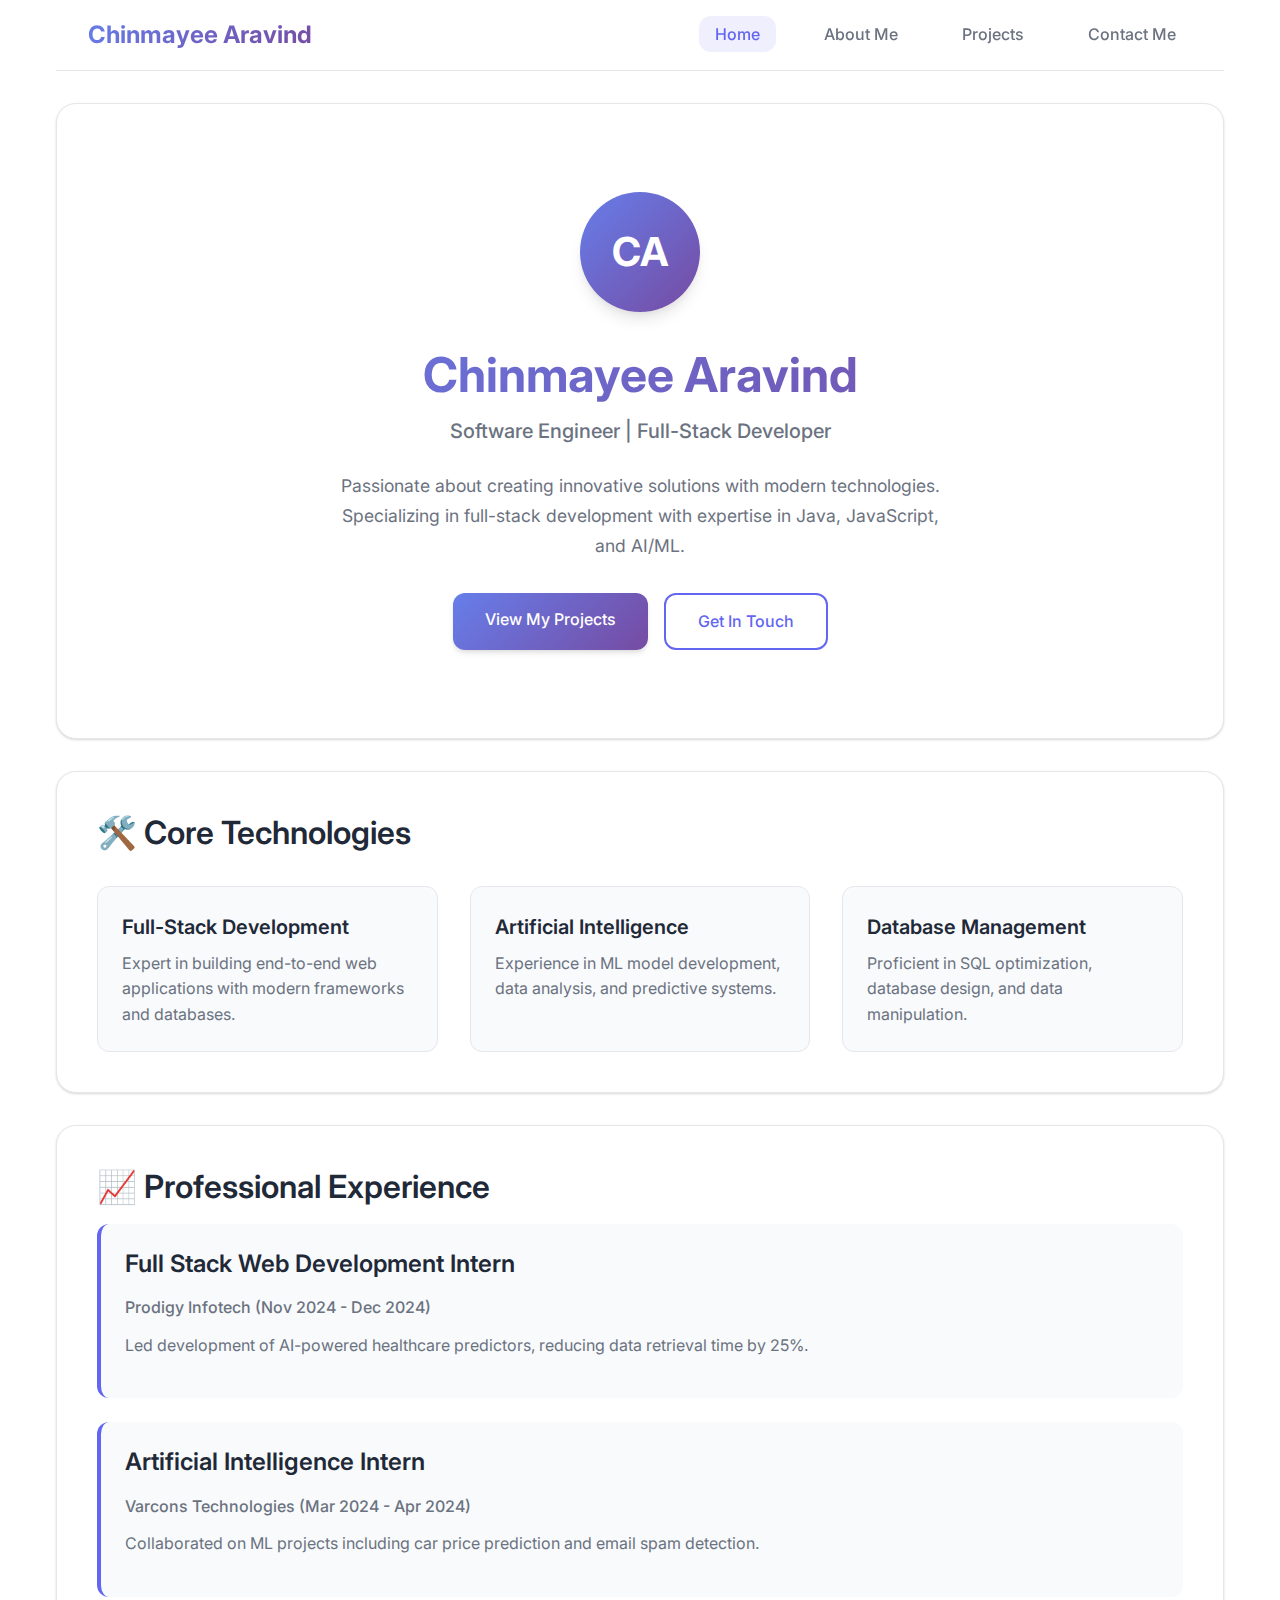
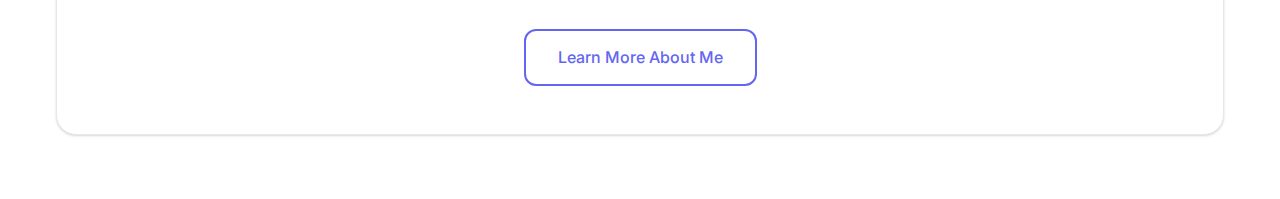
<file: index.html>
<!DOCTYPE html>
<html lang="en">
<head>
    <meta charset="UTF-8">
    <meta name="viewport" content="width=device-width, initial-scale=1.0">
    <title>Chinmayee Aravind - Home</title>
    <link rel="stylesheet" href="styles.css">
</head>
<body>
    <div class="container">
        <!-- Navigation -->
        <nav class="navbar">
            <div class="nav-content">
                <a href="index.html" class="logo">Chinmayee Aravind</a>
                <ul class="nav-links">
                    <li><a href="index.html" class="active">Home</a></li>
                    <li><a href="about.html">About Me</a></li>
                    <li><a href="projects.html">Projects</a></li>
                    <li><a href="contact.html">Contact Me</a></li>
                </ul>
            </div>
        </nav>

        <!-- Home Page -->
        <div class="page">
            <div class="card">
                <div class="hero">
                    <div class="profile-img">CA</div>
                    <h1 class="hero-title">Chinmayee Aravind</h1>
                    <p class="hero-subtitle">Software Engineer | Full-Stack Developer</p>
                    <p class="hero-description">
                        Passionate about creating innovative solutions with modern technologies. 
                        Specializing in full-stack development with expertise in Java, JavaScript, and AI/ML.
                    </p>
                    <div class="cta-buttons">
                        <a href="projects.html" class="btn btn-primary">View My Projects</a>
                        <a href="contact.html" class="btn btn-secondary">Get In Touch</a>
                    </div>
                </div>
            </div>

            <div class="card">
                <h2>🛠️ Core Technologies</h2>
                <div class="skills-grid">
                    <div class="skill-item">
                        <div class="skill-title">Full-Stack Development</div>
                        <div class="skill-desc">
                            Expert in building end-to-end web applications with modern frameworks and databases.
                        </div>
                    </div>
                    <div class="skill-item">
                        <div class="skill-title">Artificial Intelligence</div>
                        <div class="skill-desc">
                            Experience in ML model development, data analysis, and predictive systems.
                        </div>
                    </div>
                    <div class="skill-item">
                        <div class="skill-title">Database Management</div>
                        <div class="skill-desc">
                            Proficient in SQL optimization, database design, and data manipulation.
                        </div>
                    </div>
                </div>
            </div>

            <div class="card">
                <h2>📈 Professional Experience</h2>
                <div class="experience-preview">
                    <div class="experience-item">
                        <h3>Full Stack Web Development Intern</h3>
                        <p class="company">Prodigy Infotech (Nov 2024 - Dec 2024)</p>
                        <p>Led development of AI-powered healthcare predictors, reducing data retrieval time by 25%.</p>
                    </div>
                    <div class="experience-item">
                        <h3>Artificial Intelligence Intern</h3>
                        <p class="company">Varcons Technologies (Mar 2024 - Apr 2024)</p>
                        <p>Collaborated on ML projects including car price prediction and email spam detection.</p>
                    </div>
                </div>
                <div class="text-center">
                    <a href="about.html" class="btn btn-secondary">Learn More About Me</a>
                </div>
            </div>
        </div>
    </div>
</body>
</html>
</file>
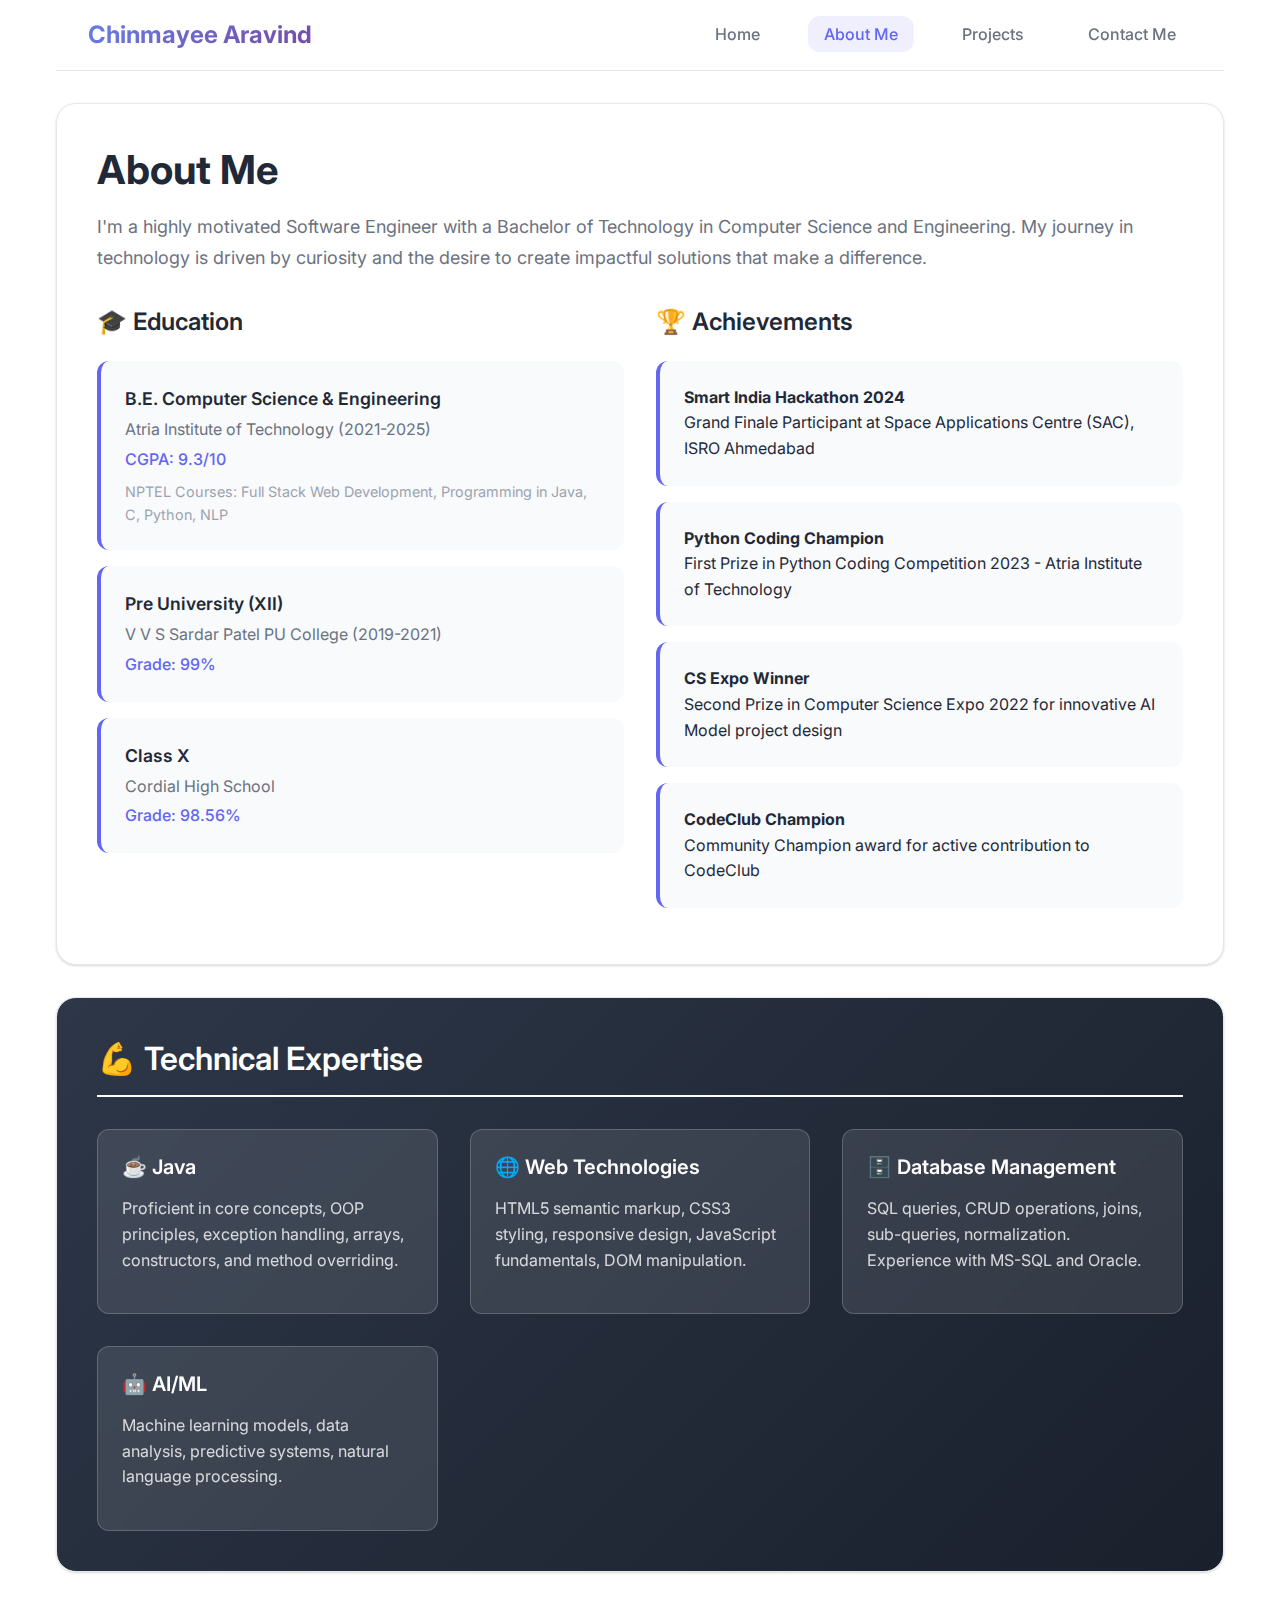
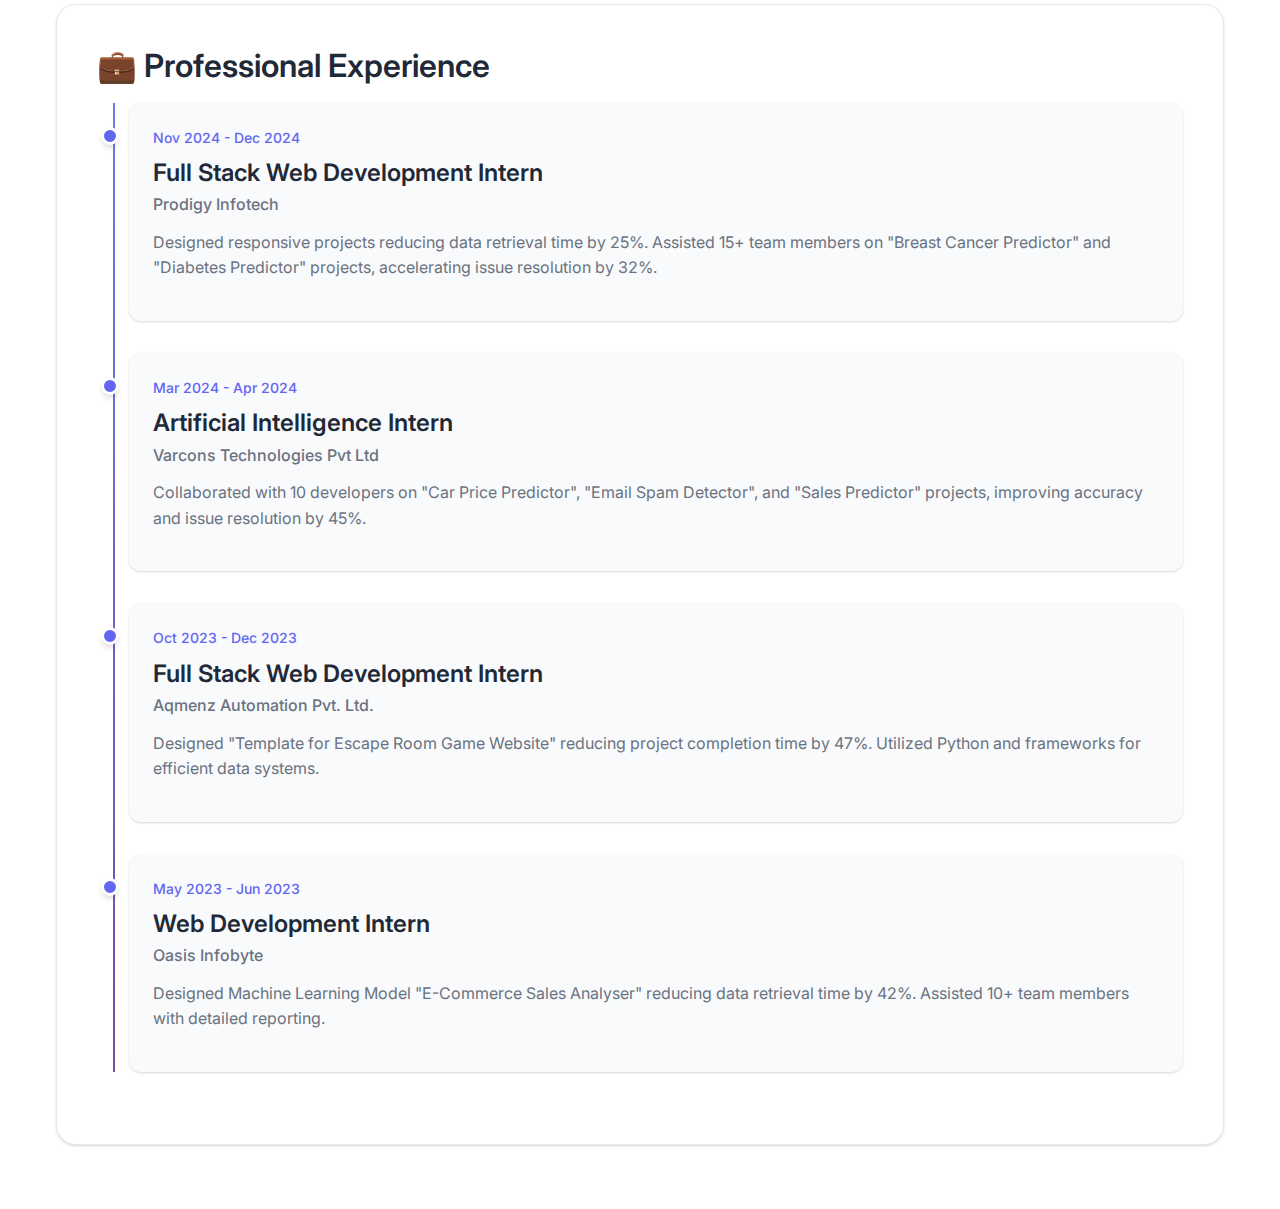
<file: about.html>
<!DOCTYPE html>
<html lang="en">
<head>
    <meta charset="UTF-8">
    <meta name="viewport" content="width=device-width, initial-scale=1.0">
    <title>Chinmayee Aravind - About Me</title>
    <link rel="stylesheet" href="styles.css">
</head>
<body>
    <div class="container">
        <!-- Navigation -->
        <nav class="navbar">
            <div class="nav-content">
                <a href="index.html" class="logo">Chinmayee Aravind</a>
                <ul class="nav-links">
                    <li><a href="index.html">Home</a></li>
                    <li><a href="about.html" class="active">About Me</a></li>
                    <li><a href="projects.html">Projects</a></li>
                    <li><a href="contact.html">Contact Me</a></li>
                </ul>
            </div>
        </nav>

        <!-- About Me Page -->
        <div class="page">
            <div class="card">
                <h1>About Me</h1>
                <p class="intro-text">
                    I'm a highly motivated Software Engineer with a Bachelor of Technology in Computer Science and Engineering. 
                    My journey in technology is driven by curiosity and the desire to create impactful solutions that make a difference.
                </p>
                
                <div class="about-grid">
                    <div class="about-section">
                        <h3>🎓 Education</h3>
                        <div class="education-item">
                            <div class="education-degree">B.E. Computer Science & Engineering</div>
                            <div class="education-school">Atria Institute of Technology (2021-2025)</div>
                            <div class="education-grade">CGPA: 9.3/10</div>
                            <div class="education-details">
                                NPTEL Courses: Full Stack Web Development, Programming in Java, C, Python, NLP
                            </div>
                        </div>
                        <div class="education-item">
                            <div class="education-degree">Pre University (XII)</div>
                            <div class="education-school">V V S Sardar Patel PU College (2019-2021)</div>
                            <div class="education-grade">Grade: 99%</div>
                        </div>
                        <div class="education-item">
                            <div class="education-degree">Class X</div>
                            <div class="education-school">Cordial High School</div>
                            <div class="education-grade">Grade: 98.56%</div>
                        </div>
                    </div>

                    <div class="about-section">
                        <h3>🏆 Achievements</h3>
                        <div class="achievement-item">
                            <strong>Smart India Hackathon 2024</strong><br>
                            Grand Finale Participant at Space Applications Centre (SAC), ISRO Ahmedabad
                        </div>
                        <div class="achievement-item">
                            <strong>Python Coding Champion</strong><br>
                            First Prize in Python Coding Competition 2023 - Atria Institute of Technology
                        </div>
                        <div class="achievement-item">
                            <strong>CS Expo Winner</strong><br>
                            Second Prize in Computer Science Expo 2022 for innovative AI Model project design
                        </div>
                        <div class="achievement-item">
                            <strong>CodeClub Champion</strong><br>
                            Community Champion award for active contribution to CodeClub
                        </div>
                    </div>
                </div>
            </div>

            <div class="card tech-expertise">
                <h2 style="color: white; border-bottom: 2px solid white;">💪 Technical Expertise</h2>
                <div class="tech-grid">
                    <div class="tech-section">
                        <h4>☕ Java</h4>
                        <p>Proficient in core concepts, OOP principles, exception handling, arrays, constructors, and method overriding.</p>
                    </div>
                    <div class="tech-section">
                        <h4>🌐 Web Technologies</h4>
                        <p>HTML5 semantic markup, CSS3 styling, responsive design, JavaScript fundamentals, DOM manipulation.</p>
                    </div>
                    <div class="tech-section">
                        <h4>🗄️ Database Management</h4>
                        <p>SQL queries, CRUD operations, joins, sub-queries, normalization. Experience with MS-SQL and Oracle.</p>
                    </div>
                    <div class="tech-section">
                        <h4>🤖 AI/ML</h4>
                        <p>Machine learning models, data analysis, predictive systems, natural language processing.</p>
                    </div>
                </div>
            </div>

            <div class="card">
                <h2>💼 Professional Experience</h2>
                <div class="experience-timeline">
                    <div class="timeline-item">
                        <div class="timeline-date">Nov 2024 - Dec 2024</div>
                        <div class="timeline-content">
                            <h3>Full Stack Web Development Intern</h3>
                            <p class="company">Prodigy Infotech</p>
                            <p>Designed responsive projects reducing data retrieval time by 25%. Assisted 15+ team members on "Breast Cancer Predictor" and "Diabetes Predictor" projects, accelerating issue resolution by 32%.</p>
                        </div>
                    </div>
                    
                    <div class="timeline-item">
                        <div class="timeline-date">Mar 2024 - Apr 2024</div>
                        <div class="timeline-content">
                            <h3>Artificial Intelligence Intern</h3>
                            <p class="company">Varcons Technologies Pvt Ltd</p>
                            <p>Collaborated with 10 developers on "Car Price Predictor", "Email Spam Detector", and "Sales Predictor" projects, improving accuracy and issue resolution by 45%.</p>
                        </div>
                    </div>
                    
                    <div class="timeline-item">
                        <div class="timeline-date">Oct 2023 - Dec 2023</div>
                        <div class="timeline-content">
                            <h3>Full Stack Web Development Intern</h3>
                            <p class="company">Aqmenz Automation Pvt. Ltd.</p>
                            <p>Designed "Template for Escape Room Game Website" reducing project completion time by 47%. Utilized Python and frameworks for efficient data systems.</p>
                        </div>
                    </div>
                    
                    <div class="timeline-item">
                        <div class="timeline-date">May 2023 - Jun 2023</div>
                        <div class="timeline-content">
                            <h3>Web Development Intern</h3>
                            <p class="company">Oasis Infobyte</p>
                            <p>Designed Machine Learning Model "E-Commerce Sales Analyser" reducing data retrieval time by 42%. Assisted 10+ team members with detailed reporting.</p>
                        </div>
                    </div>
                </div>
            </div>
        </div>
    </div>
</body>
</html>
</file>
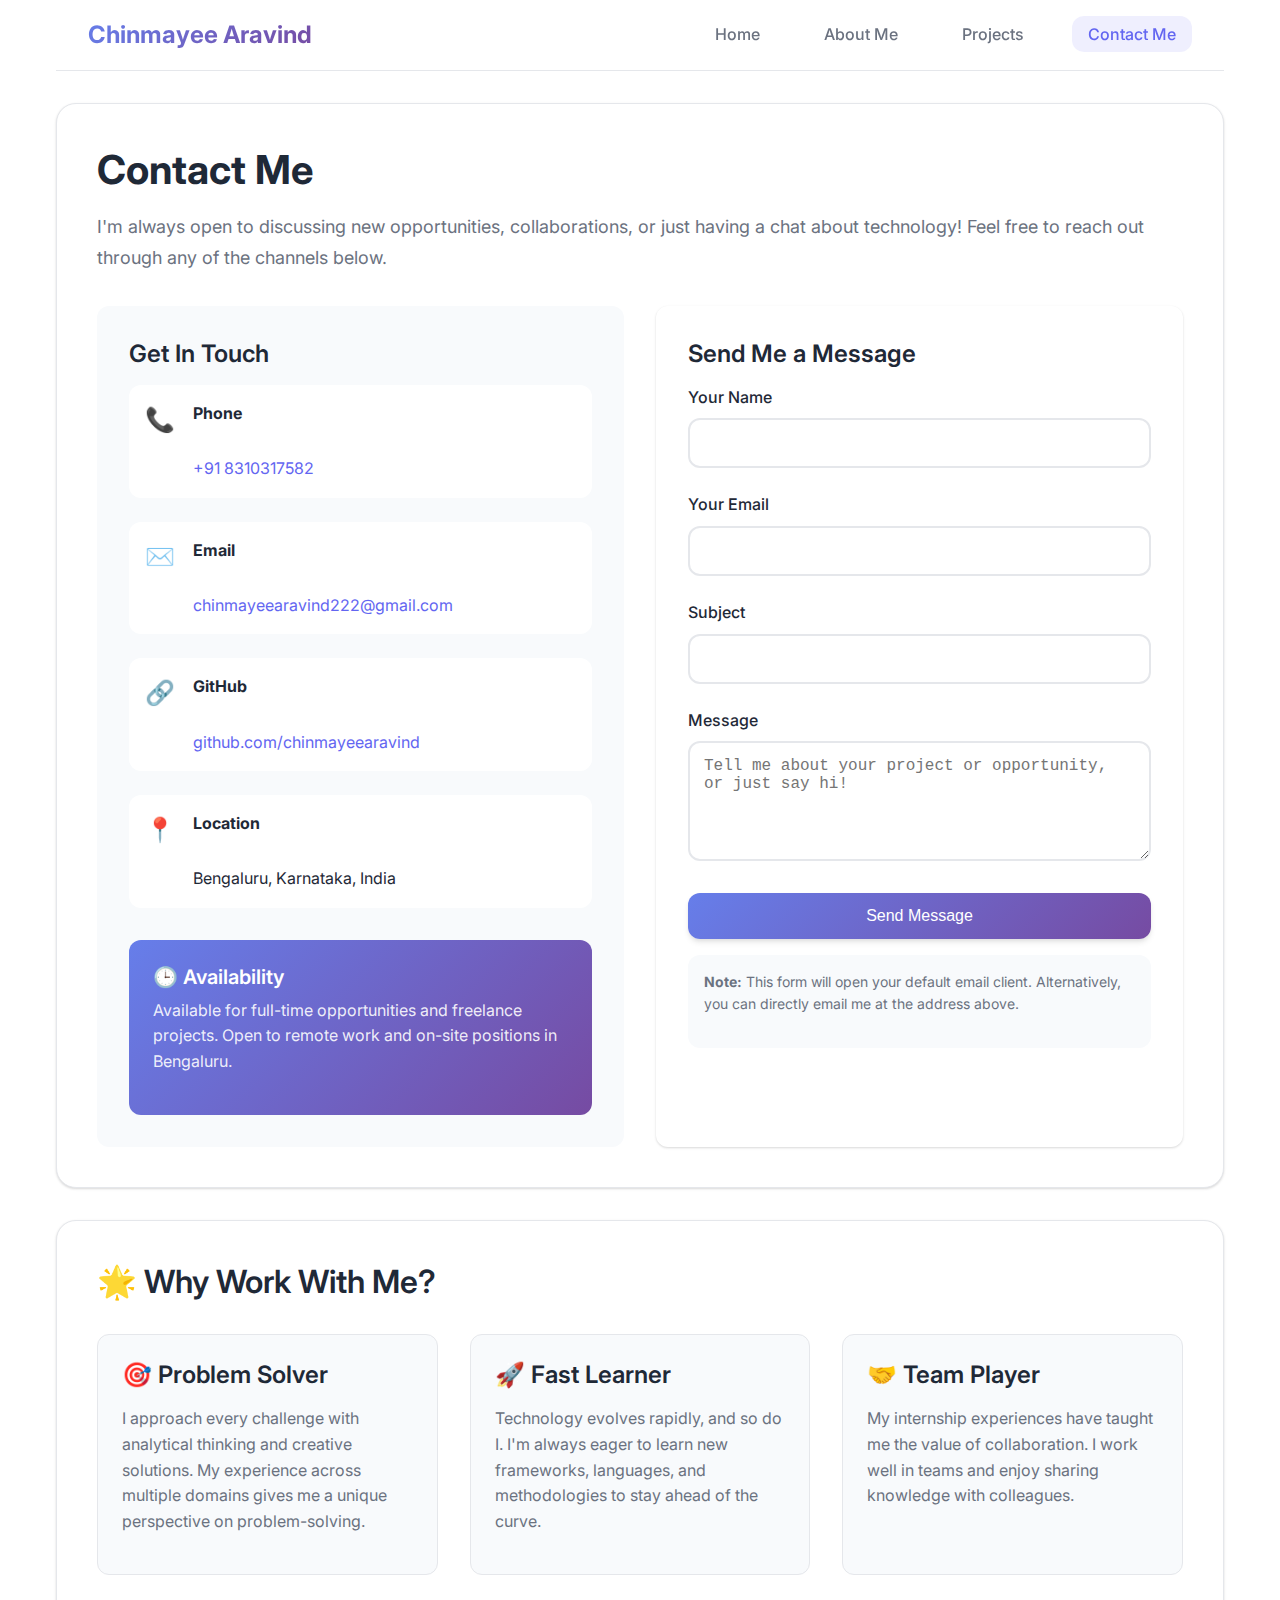
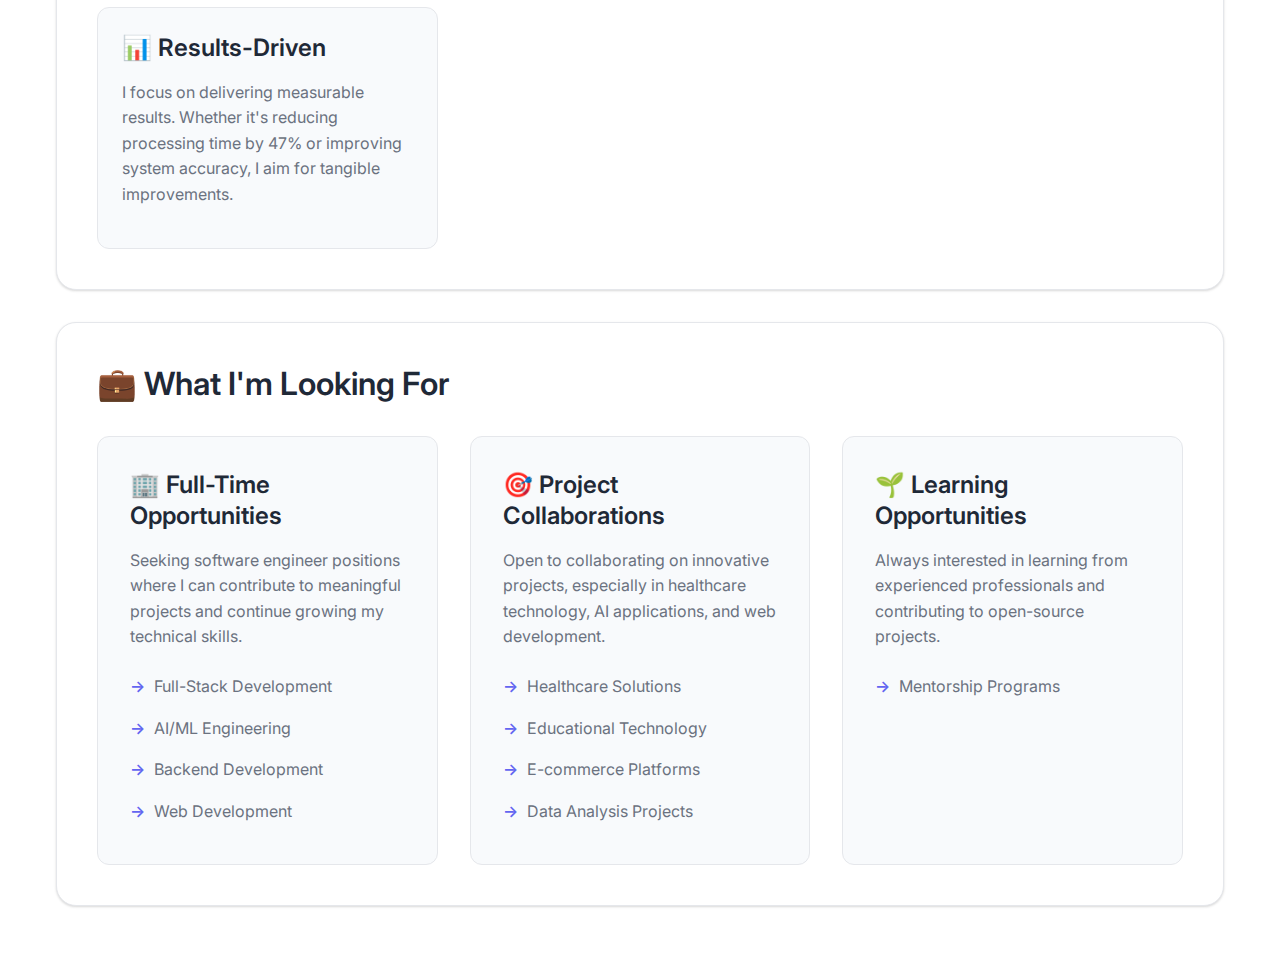
<file: contact.html>
<!DOCTYPE html>
<html lang="en">
<head>
    <meta charset="UTF-8">
    <meta name="viewport" content="width=device-width, initial-scale=1.0">
    <title>Chinmayee Aravind - Contact Me</title>
    <link rel="stylesheet" href="styles.css">
</head>
<body>
    <div class="container">
        <!-- Navigation -->
        <nav class="navbar">
            <div class="nav-content">
                <a href="index.html" class="logo">Chinmayee Aravind</a>
                <ul class="nav-links">
                    <li><a href="index.html">Home</a></li>
                    <li><a href="about.html">About Me</a></li>
                    <li><a href="projects.html">Projects</a></li>
                    <li><a href="contact.html" class="active">Contact Me</a></li>
                </ul>
            </div>
        </nav>

        <!-- Contact Page -->
        <div class="page">
            <div class="card">
                <h1>Contact Me</h1>
                <p class="intro-text">
                    I'm always open to discussing new opportunities, collaborations, or just having a chat about technology! 
                    Feel free to reach out through any of the channels below.
                </p>

                <div class="contact-grid">
                    <div class="contact-info">
                        <h3>Get In Touch</h3>
                        
                        <div class="contact-item">
                            <span class="contact-icon">📞</span>
                            <div class="contact-details">
                                <strong>Phone</strong><br>
                                <a href="tel:+918310317582">+91 8310317582</a>
                            </div>
                        </div>

                        <div class="contact-item">
                            <span class="contact-icon">✉️</span>
                            <div class="contact-details">
                                <strong>Email</strong><br>
                                <a href="mailto:chinmayeearavind222@gmail.com">chinmayeearavind222@gmail.com</a>
                            </div>
                        </div>

                        <div class="contact-item">
                            <span class="contact-icon">🔗</span>
                            <div class="contact-details">
                                <strong>GitHub</strong><br>
                                <a href="https://github.com/chinmayeearavind" target="_blank">github.com/chinmayeearavind</a>
                            </div>
                        </div>

                        <div class="contact-item">
                            <span class="contact-icon">📍</span>
                            <div class="contact-details">
                                <strong>Location</strong><br>
                                Bengaluru, Karnataka, India
                            </div>
                        </div>

                        <div class="contact-availability">
                            <h4>🕒 Availability</h4>
                            <p>Available for full-time opportunities and freelance projects. Open to remote work and on-site positions in Bengaluru.</p>
                        </div>
                    </div>

                    <div class="contact-form">
                        <h3>Send Me a Message</h3>
                        <form action="mailto:chinmayeearavind222@gmail.com" method="post" enctype="text/plain">
                            <div class="form-group">
                                <label for="name">Your Name</label>
                                <input type="text" id="name" name="name" required>
                            </div>

                            <div class="form-group">
                                <label for="email">Your Email</label>
                                <input type="email" id="email" name="email" required>
                            </div>

                            <div class="form-group">
                                <label for="subject">Subject</label>
                                <input type="text" id="subject" name="subject" required>
                            </div>

                            <div class="form-group">
                                <label for="message">Message</label>
                                <textarea id="message" name="message" required placeholder="Tell me about your project or opportunity, or just say hi!"></textarea>
                            </div>

                            <button type="submit" class="btn btn-primary full-width">Send Message</button>
                        </form>
                        
                        <div class="form-note">
                            <p><strong>Note:</strong> This form will open your default email client. Alternatively, you can directly email me at the address above.</p>
                        </div>
                    </div>
                </div>
            </div>

            <div class="card">
                <h2>🌟 Why Work With Me?</h2>
                <div class="why-me-grid">
                    <div class="why-item">
                        <h3>🎯 Problem Solver</h3>
                        <p>I approach every challenge with analytical thinking and creative solutions. My experience across multiple domains gives me a unique perspective on problem-solving.</p>
                    </div>
                    <div class="why-item">
                        <h3>🚀 Fast Learner</h3>
                        <p>Technology evolves rapidly, and so do I. I'm always eager to learn new frameworks, languages, and methodologies to stay ahead of the curve.</p>
                    </div>
                    <div class="why-item">
                        <h3>🤝 Team Player</h3>
                        <p>My internship experiences have taught me the value of collaboration. I work well in teams and enjoy sharing knowledge with colleagues.</p>
                    </div>
                    <div class="why-item">
                        <h3>📊 Results-Driven</h3>
                        <p>I focus on delivering measurable results. Whether it's reducing processing time by 47% or improving system accuracy, I aim for tangible improvements.</p>
                    </div>
                </div>
            </div>

            <div class="card">
                <h2>💼 What I'm Looking For</h2>
                <div class="opportunities-grid">
                    <div class="opportunity-card">
                        <h3>🏢 Full-Time Opportunities</h3>
                        <p>Seeking software engineer positions where I can contribute to meaningful projects and continue growing my technical skills.</p>
                        <ul>
                            <li>Full-Stack Development</li>
                            <li>AI/ML Engineering</li>
                            <li>Backend Development</li>
                            <li>Web Development</li>
                        </ul>
                    </div>
                    <div class="opportunity-card">
                        <h3>🎯 Project Collaborations</h3>
                        <p>Open to collaborating on innovative projects, especially in healthcare technology, AI applications, and web development.</p>
                        <ul>
                            <li>Healthcare Solutions</li>
                            <li>Educational Technology</li>
                            <li>E-commerce Platforms</li>
                            <li>Data Analysis Projects</li>
                        </ul>
                    </div>
                    <div class="opportunity-card">
                        <h3>🌱 Learning Opportunities</h3>
                        <p>Always interested in learning from experienced professionals and contributing to open-source projects.</p>
                        <ul>
                            <li>Mentorship Programs</li>
                            <li
</file>
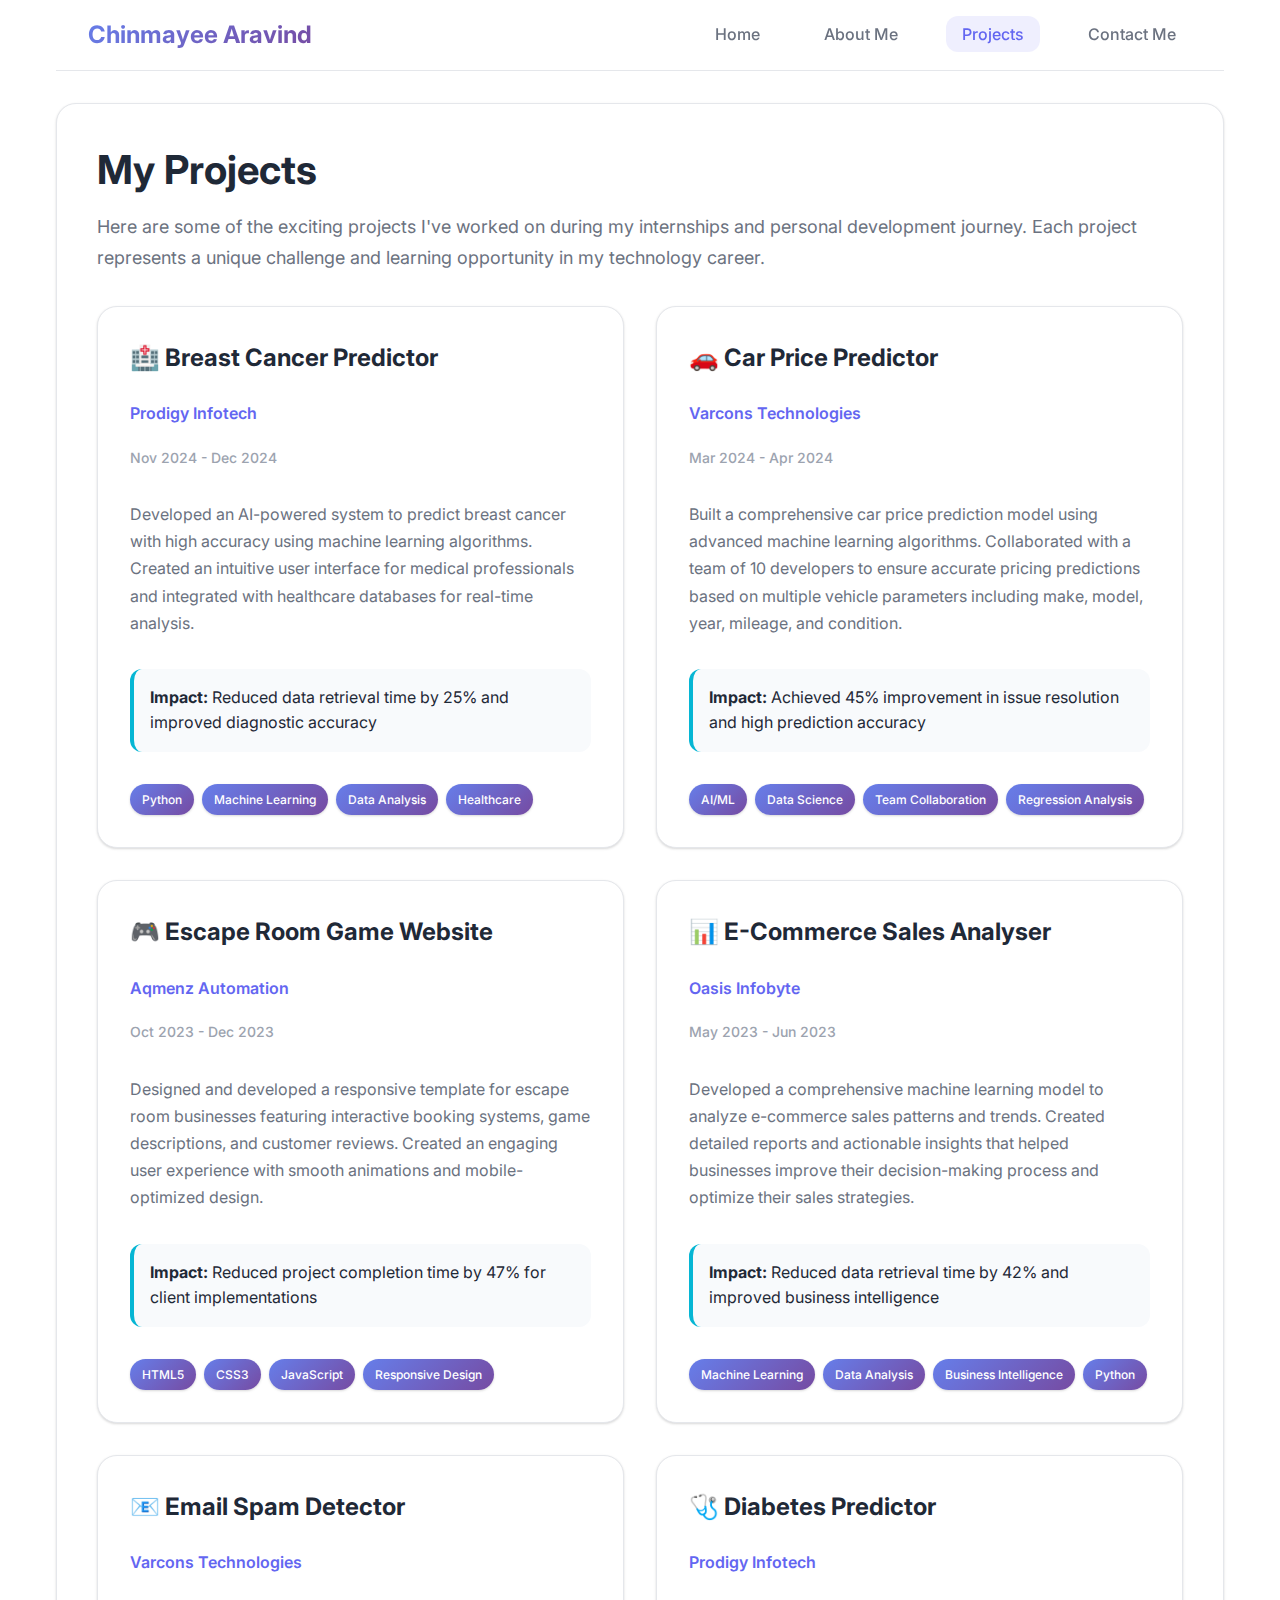
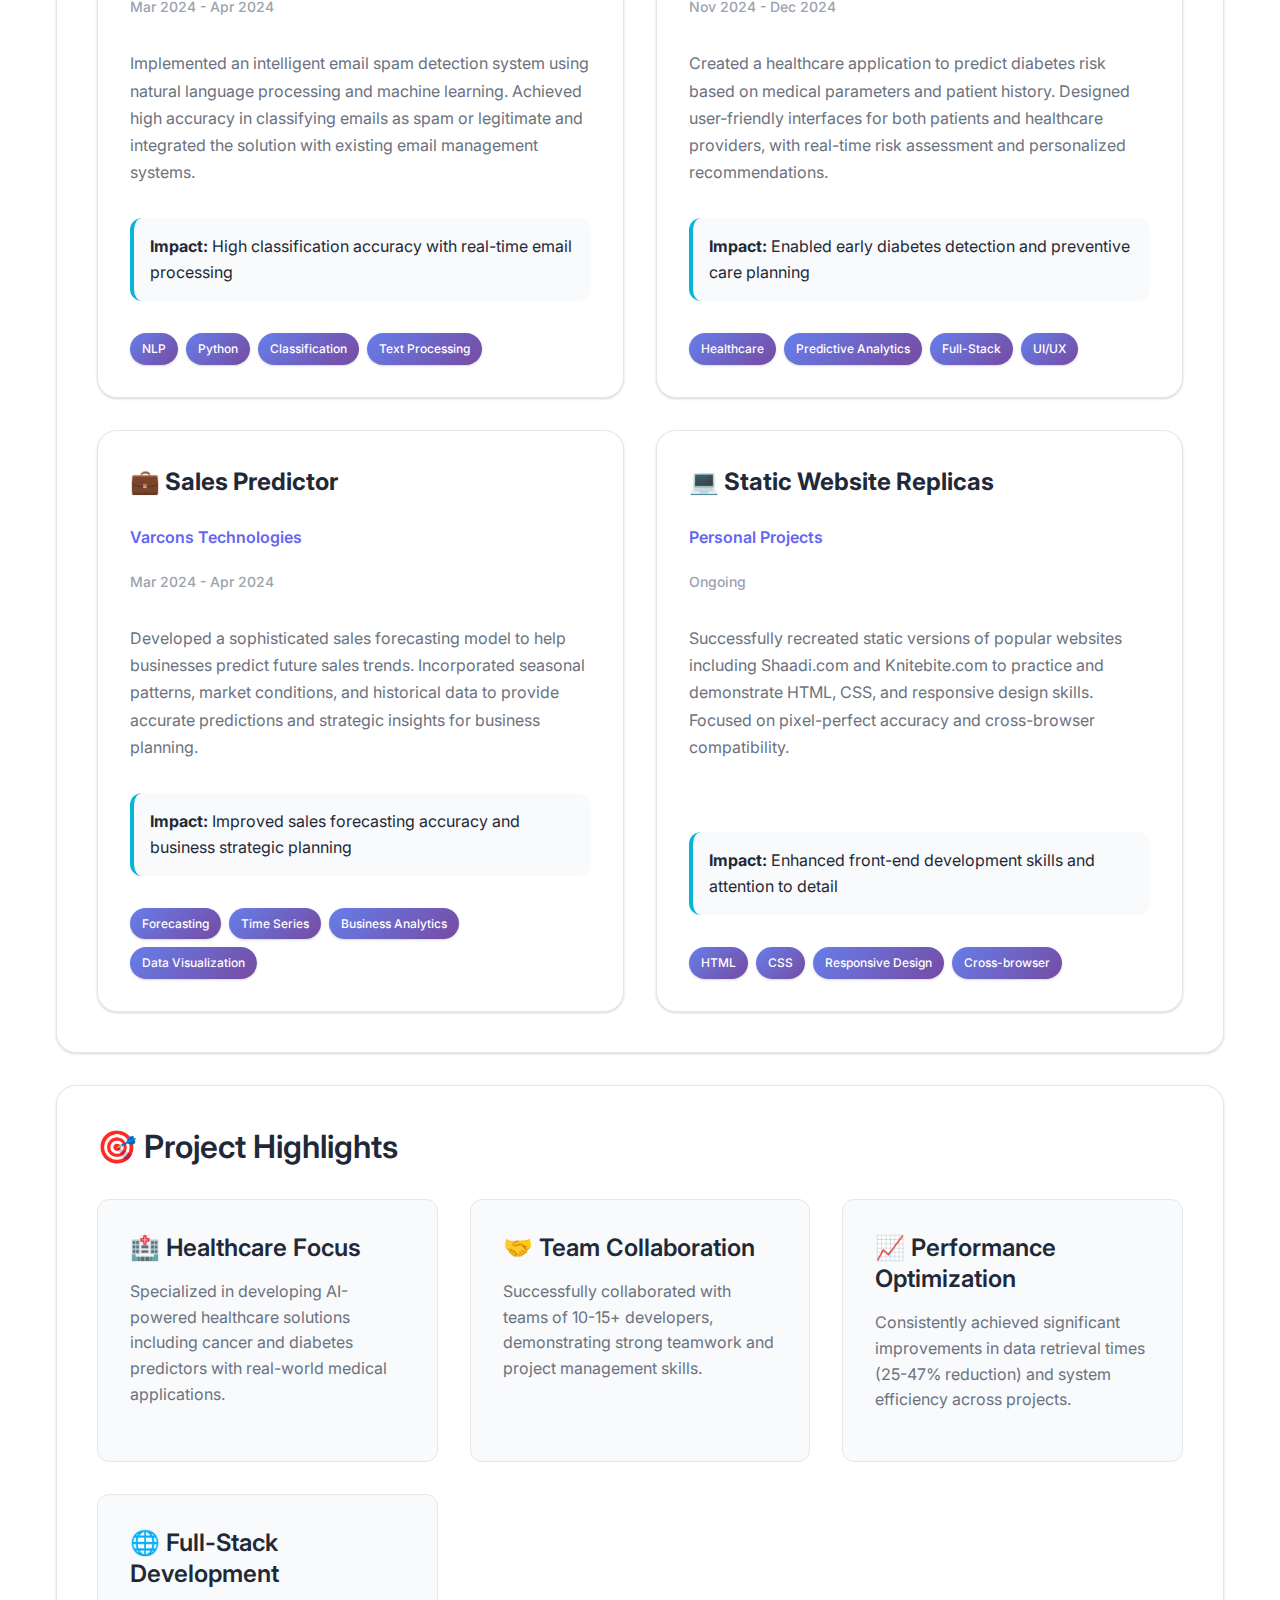
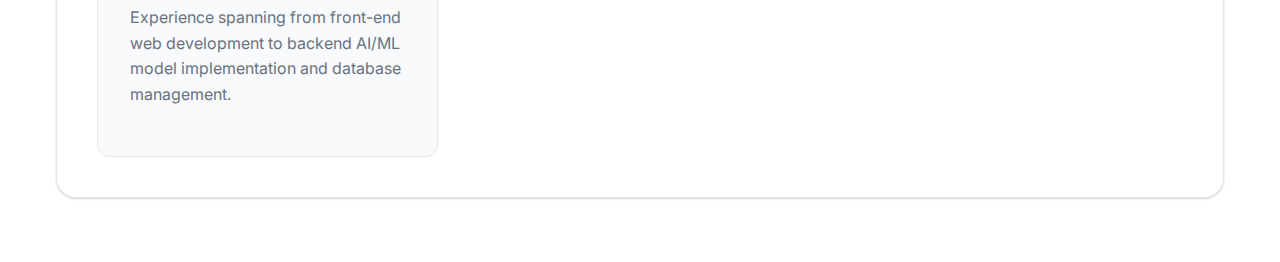
<file: projects.html>
<!DOCTYPE html>
<html lang="en">
<head>
    <meta charset="UTF-8">
    <meta name="viewport" content="width=device-width, initial-scale=1.0">
    <title>Chinmayee Aravind - Projects</title>
    <style>
        /* Import your existing CSS variables and base styles */
        @import url('https://fonts.googleapis.com/css2?family=Inter:wght@300;400;500;600;700&family=JetBrains+Mono:wght@400;500&display=swap');

        /* CSS Variables for consistent theming */
        :root {
          --primary-color: #6366f1;
          --primary-dark: #4f46e5;
          --secondary-color: #8b5cf6;
          --accent-color: #06b6d4;
          --text-primary: #1f2937;
          --text-secondary: #6b7280;
          --text-light: #9ca3af;
          --bg-primary: #ffffff;
          --bg-secondary: #f8fafc;
          --bg-dark: #0f172a;
          --bg-card: #ffffff;
          --border-color: #e5e7eb;
          --border-hover: #d1d5db;
          --shadow-light: 0 1px 3px 0 rgba(0, 0, 0, 0.1), 0 1px 2px 0 rgba(0, 0, 0, 0.06);
          --shadow-medium: 0 4px 6px -1px rgba(0, 0, 0, 0.1), 0 2px 4px -1px rgba(0, 0, 0, 0.06);
          --shadow-large: 0 10px 15px -3px rgba(0, 0, 0, 0.1), 0 4px 6px -2px rgba(0, 0, 0, 0.05);
          --shadow-xl: 0 20px 25px -5px rgba(0, 0, 0, 0.1), 0 10px 10px -5px rgba(0, 0, 0, 0.04);
          --gradient-primary: linear-gradient(135deg, #667eea 0%, #764ba2 100%);
          --gradient-secondary: linear-gradient(135deg, #f093fb 0%, #f5576c 100%);
          --gradient-accent: linear-gradient(135deg, #4facfe 0%, #00f2fe 100%);
          --gradient-dark: linear-gradient(135deg, #2d3748 0%, #1a202c 100%);
          --border-radius: 12px;
          --border-radius-large: 20px;
          --transition: all 0.3s cubic-bezier(0.4, 0, 0.2, 1);
          --transition-fast: all 0.15s ease-out;
        }

        /* Reset and base styles */
        * {
          margin: 0;
          padding: 0;
          box-sizing: border-box;
        }

        html {
          scroll-behavior: smooth;
          font-size: 16px;
        }

        body {
          font-family: 'Inter', -apple-system, BlinkMacSystemFont, 'Segoe UI', Roboto, sans-serif;
          line-height: 1.6;
          color: var(--text-primary);
          background: var(--bg-primary);
          overflow-x: hidden;
        }

        /* Typography */
        h1, h2, h3, h4, h5, h6 {
          font-weight: 600;
          line-height: 1.3;
          margin-bottom: 1rem;
          color: var(--text-primary);
        }

        h1 { font-size: 2.5rem; font-weight: 700; }
        h2 { font-size: 2rem; }
        h3 { font-size: 1.5rem; }
        h4 { font-size: 1.25rem; }

        p {
          margin-bottom: 1rem;
          color: var(--text-secondary);
        }

        a {
          color: var(--primary-color);
          text-decoration: none;
          transition: var(--transition-fast);
        }

        a:hover {
          color: var(--primary-dark);
        }

        /* Container and layout */
        .container {
          max-width: 1200px;
          margin: 0 auto;
          padding: 0 1rem;
        }

        .page {
          padding: 2rem 0;
          min-height: calc(100vh - 80px);
        }

        /* Navigation */
        .navbar {
          background: rgba(255, 255, 255, 0.95);
          backdrop-filter: blur(10px);
          border-bottom: 1px solid var(--border-color);
          position: sticky;
          top: 0;
          z-index: 1000;
          transition: var(--transition);
        }

        .nav-content {
          display: flex;
          justify-content: space-between;
          align-items: center;
          padding: 1rem 2rem;
          max-width: 1200px;
          margin: 0 auto;
        }

        .logo {
          font-size: 1.5rem;
          font-weight: 700;
          color: var(--primary-color);
          background: var(--gradient-primary);
          -webkit-background-clip: text;
          -webkit-text-fill-color: transparent;
          background-clip: text;
        }

        .nav-links {
          display: flex;
          list-style: none;
          gap: 2rem;
          align-items: center;
        }

        .nav-links a {
          font-weight: 500;
          color: var(--text-secondary);
          padding: 0.5rem 1rem;
          border-radius: var(--border-radius);
          transition: var(--transition);
          position: relative;
        }

        .nav-links a:hover,
        .nav-links a.active {
          color: var(--primary-color);
          background: rgba(99, 102, 241, 0.1);
        }

        /* Cards */
        .card {
          background: var(--bg-card);
          border-radius: var(--border-radius-large);
          padding: 2.5rem;
          margin-bottom: 2rem;
          box-shadow: var(--shadow-light);
          border: 1px solid var(--border-color);
          transition: var(--transition);
          position: relative;
          overflow: hidden;
        }

        .card::before {
          content: '';
          position: absolute;
          top: 0;
          left: 0;
          right: 0;
          height: 4px;
          background: var(--gradient-primary);
          opacity: 0;
          transition: var(--transition);
        }

        .card:hover {
          box-shadow: var(--shadow-large);
          transform: translateY(-4px);
        }

        .card:hover::before {
          opacity: 1;
        }

        .intro-text {
          font-size: 1.125rem;
          color: var(--text-secondary);
          margin-bottom: 2rem;
          line-height: 1.7;
        }

        /* Projects Grid */
        .projects-grid {
          display: grid;
          grid-template-columns: repeat(auto-fit, minmax(400px, 1fr));
          gap: 2rem;
          margin-top: 2rem;
        }

        /* Project Cards */
        .project-card {
          background: var(--bg-card);
          border-radius: var(--border-radius-large);
          padding: 2rem;
          box-shadow: var(--shadow-light);
          border: 1px solid var(--border-color);
          transition: var(--transition);
          position: relative;
          overflow: hidden;
          display: flex;
          flex-direction: column;
          gap: 1rem;
        }

        .project-card::before {
          content: '';
          position: absolute;
          top: 0;
          left: 0;
          right: 0;
          height: 4px;
          transform: scaleX(0);
          transition: var(--transition);
        }

        .project-card.healthcare::before {
          background: linear-gradient(135deg, #10b981 0%, #059669 100%);
        }

        .project-card.automotive::before {
          background: linear-gradient(135deg, #f59e0b 0%, #d97706 100%);
        }

        .project-card.gaming::before {
          background: linear-gradient(135deg, #8b5cf6 0%, #7c3aed 100%);
        }

        .project-card.ecommerce::before {
          background: linear-gradient(135deg, #3b82f6 0%, #2563eb 100%);
        }

        .project-card.security::before {
          background: linear-gradient(135deg, #ef4444 0%, #dc2626 100%);
        }

        .project-card.business::before {
          background: linear-gradient(135deg, #6366f1 0%, #4f46e5 100%);
        }

        .project-card.web::before {
          background: linear-gradient(135deg, #06b6d4 0%, #0891b2 100%);
        }

        .project-card:hover {
          transform: translateY(-8px);
          box-shadow: var(--shadow-xl);
        }

        .project-card:hover::before {
          transform: scaleX(1);
        }

        .project-title {
          font-size: 1.5rem;
          font-weight: 700;
          color: var(--text-primary);
          margin-bottom: 0.5rem;
          display: flex;
          align-items: center;
          gap: 0.5rem;
        }

        .project-company {
          font-weight: 600;
          color: var(--primary-color);
          font-size: 1rem;
          margin-bottom: 0.25rem;
        }

        .project-date {
          font-size: 0.875rem;
          color: var(--text-light);
          margin-bottom: 1rem;
          font-weight: 500;
        }

        .project-desc {
          color: var(--text-secondary);
          line-height: 1.7;
          margin-bottom: 1rem;
          flex-grow: 1;
        }

        .project-impact {
          background: var(--bg-secondary);
          padding: 1rem;
          border-radius: var(--border-radius);
          margin-bottom: 1rem;
          border-left: 4px solid var(--accent-color);
        }

        .project-impact strong {
          color: var(--text-primary);
        }

        .project-tech {
          display: flex;
          flex-wrap: wrap;
          gap: 0.5rem;
          margin-top: auto;
        }

        .tech-tag {
          background: var(--gradient-primary);
          color: white;
          padding: 0.375rem 0.75rem;
          border-radius: 20px;
          font-size: 0.75rem;
          font-weight: 500;
          white-space: nowrap;
          box-shadow: var(--shadow-light);
          transition: var(--transition);
        }

        .tech-tag:hover {
          transform: translateY(-2px);
          box-shadow: var(--shadow-medium);
        }

        /* Highlights Grid */
        .highlights-grid {
          display: grid;
          grid-template-columns: repeat(auto-fit, minmax(280px, 1fr));
          gap: 2rem;
          margin-top: 2rem;
        }

        .highlight-item {
          background: var(--bg-secondary);
          padding: 2rem;
          border-radius: var(--border-radius);
          border: 1px solid var(--border-color);
          transition: var(--transition);
          position: relative;
          overflow: hidden;
        }

        .highlight-item::before {
          content: '';
          position: absolute;
          top: 0;
          left: 0;
          width: 4px;
          height: 100%;
          background: var(--gradient-accent);
          transform: scaleY(0);
          transition: var(--transition);
        }

        .highlight-item:hover::before {
          transform: scaleY(1);
        }

        .highlight-item:hover {
          transform: translateX(8px);
          box-shadow: var(--shadow-medium);
        }

        .highlight-item h3 {
          color: var(--text-primary);
          margin-bottom: 1rem;
          display: flex;
          align-items: center;
          gap: 0.5rem;
        }

        .highlight-item p {
          color: var(--text-secondary);
          line-height: 1.6;
        }

        /* Responsive design */
        @media (max-width: 768px) {
          .projects-grid {
            grid-template-columns: 1fr;
          }
          
          .nav-content {
            padding: 1rem;
          }
          
          .nav-links {
            gap: 1rem;
          }
          
          .card {
            padding: 1.5rem;
          }
          
          .project-card {
            padding: 1.5rem;
          }
          
          .highlights-grid {
            grid-template-columns: 1fr;
          }
        }

        @media (max-width: 480px) {
          .nav-links {
            flex-direction: column;
            gap: 0.5rem;
          }
          
          .project-title {
            font-size: 1.25rem;
          }
          
          .tech-tag {
            font-size: 0.7rem;
          }
        }

        /* Animation classes */
        @keyframes fadeInUp {
          from {
            opacity: 0;
            transform: translateY(30px);
          }
          to {
            opacity: 1;
            transform: translateY(0);
          }
        }

        .card,
        .project-card,
        .highlight-item {
          animation: fadeInUp 0.6s ease-out;
        }

        /* Accessibility improvements */
        @media (prefers-reduced-motion: reduce) {
          *,
          *::before,
          *::after {
            animation-duration: 0.01ms !important;
            animation-iteration-count: 1 !important;
            transition-duration: 0.01ms !important;
          }
        }

        /* Focus styles for accessibility */
        button:focus,
        input:focus,
        textarea:focus,
        a:focus {
          outline: 2px solid var(--primary-color);
          outline-offset: 2px;
        }
    </style>
</head>
<body>
    <div class="container">
        <!-- Navigation -->
        <nav class="navbar">
            <div class="nav-content">
                <a href="index.html" class="logo">Chinmayee Aravind</a>
                <ul class="nav-links">
                    <li><a href="index.html">Home</a></li>
                    <li><a href="about.html">About Me</a></li>
                    <li><a href="projects.html" class="active">Projects</a></li>
                    <li><a href="contact.html">Contact Me</a></li>
                </ul>
            </div>
        </nav>

        <!-- Projects Page -->
        <div class="page">
            <div class="card">
                <h1>My Projects</h1>
                <p class="intro-text">
                    Here are some of the exciting projects I've worked on during my internships and personal development journey. 
                    Each project represents a unique challenge and learning opportunity in my technology career.
                </p>

                <div class="projects-grid">
                    <div class="project-card healthcare">
                        <div class="project-title">🏥 Breast Cancer Predictor</div>
                        <div class="project-company">Prodigy Infotech</div>
                        <div class="project-date">Nov 2024 - Dec 2024</div>
                        <div class="project-desc">
                            Developed an AI-powered system to predict breast cancer with high accuracy using machine learning algorithms. 
                            Created an intuitive user interface for medical professionals and integrated with healthcare databases 
                            for real-time analysis.
                        </div>
                        <div class="project-impact">
                            <strong>Impact:</strong> Reduced data retrieval time by 25% and improved diagnostic accuracy
                        </div>
                        <div class="project-tech">
                            <span class="tech-tag">Python</span>
                            <span class="tech-tag">Machine Learning</span>
                            <span class="tech-tag">Data Analysis</span>
                            <span class="tech-tag">Healthcare</span>
                        </div>
                    </div>

                    <div class="project-card automotive">
                        <div class="project-title">🚗 Car Price Predictor</div>
                        <div class="project-company">Varcons Technologies</div>
                        <div class="project-date">Mar 2024 - Apr 2024</div>
                        <div class="project-desc">
                            Built a comprehensive car price prediction model using advanced machine learning algorithms. 
                            Collaborated with a team of 10 developers to ensure accurate pricing predictions based on multiple 
                            vehicle parameters including make, model, year, mileage, and condition.
                        </div>
                        <div class="project-impact">
                            <strong>Impact:</strong> Achieved 45% improvement in issue resolution and high prediction accuracy
                        </div>
                        <div class="project-tech">
                            <span class="tech-tag">AI/ML</span>
                            <span class="tech-tag">Data Science</span>
                            <span class="tech-tag">Team Collaboration</span>
                            <span class="tech-tag">Regression Analysis</span>
                        </div>
                    </div>

                    <div class="project-card gaming">
                        <div class="project-title">🎮 Escape Room Game Website</div>
                        <div class="project-company">Aqmenz Automation</div>
                        <div class="project-date">Oct 2023 - Dec 2023</div>
                        <div class="project-desc">
                            Designed and developed a responsive template for escape room businesses featuring interactive booking systems, 
                            game descriptions, and customer reviews. Created an engaging user experience with smooth animations 
                            and mobile-optimized design.
                        </div>
                        <div class="project-impact">
                            <strong>Impact:</strong> Reduced project completion time by 47% for client implementations
                        </div>
                        <div class="project-tech">
                            <span class="tech-tag">HTML5</span>
                            <span class="tech-tag">CSS3</span>
                            <span class="tech-tag">JavaScript</span>
                            <span class="tech-tag">Responsive Design</span>
                        </div>
                    </div>

                    <div class="project-card ecommerce">
                        <div class="project-title">📊 E-Commerce Sales Analyser</div>
                        <div class="project-company">Oasis Infobyte</div>
                        <div class="project-date">May 2023 - Jun 2023</div>
                        <div class="project-desc">
                            Developed a comprehensive machine learning model to analyze e-commerce sales patterns and trends. 
                            Created detailed reports and actionable insights that helped businesses improve their decision-making process 
                            and optimize their sales strategies.
                        </div>
                        <div class="project-impact">
                            <strong>Impact:</strong> Reduced data retrieval time by 42% and improved business intelligence
                        </div>
                        <div class="project-tech">
                            <span class="tech-tag">Machine Learning</span>
                            <span class="tech-tag">Data Analysis</span>
                            <span class="tech-tag">Business Intelligence</span>
                            <span class="tech-tag">Python</span>
                        </div>
                    </div>

                    <div class="project-card security">
                        <div class="project-title">📧 Email Spam Detector</div>
                        <div class="project-company">Varcons Technologies</div>
                        <div class="project-date">Mar 2024 - Apr 2024</div>
                        <div class="project-desc">
                            Implemented an intelligent email spam detection system using natural language processing and machine learning. 
                            Achieved high accuracy in classifying emails as spam or legitimate and integrated the solution 
                            with existing email management systems.
                        </div>
                        <div class="project-impact">
                            <strong>Impact:</strong> High classification accuracy with real-time email processing
                        </div>
                        <div class="project-tech">
                            <span class="tech-tag">NLP</span>
                            <span class="tech-tag">Python</span>
                            <span class="tech-tag">Classification</span>
                            <span class="tech-tag">Text Processing</span>
                        </div>
                    </div>

                    <div class="project-card healthcare">
                        <div class="project-title">🩺 Diabetes Predictor</div>
                        <div class="project-company">Prodigy Infotech</div>
                        <div class="project-date">Nov 2024 - Dec 2024</div>
                        <div class="project-desc">
                            Created a healthcare application to predict diabetes risk based on medical parameters and patient history. 
                            Designed user-friendly interfaces for both patients and healthcare providers, with real-time risk assessment 
                            and personalized recommendations.
                        </div>
                        <div class="project-impact">
                            <strong>Impact:</strong> Enabled early diabetes detection and preventive care planning
                        </div>
                        <div class="project-tech">
                            <span class="tech-tag">Healthcare</span>
                            <span class="tech-tag">Predictive Analytics</span>
                            <span class="tech-tag">Full-Stack</span>
                            <span class="tech-tag">UI/UX</span>
                        </div>
                    </div>

                    <div class="project-card business">
                        <div class="project-title">💼 Sales Predictor</div>
                        <div class="project-company">Varcons Technologies</div>
                        <div class="project-date">Mar 2024 - Apr 2024</div>
                        <div class="project-desc">
                            Developed a sophisticated sales forecasting model to help businesses predict future sales trends. 
                            Incorporated seasonal patterns, market conditions, and historical data to provide accurate predictions 
                            and strategic insights for business planning.
                        </div>
                        <div class="project-impact">
                            <strong>Impact:</strong> Improved sales forecasting accuracy and business strategic planning
                        </div>
                        <div class="project-tech">
                            <span class="tech-tag">Forecasting</span>
                            <span class="tech-tag">Time Series</span>
                            <span class="tech-tag">Business Analytics</span>
                            <span class="tech-tag">Data Visualization</span>
                        </div>
                    </div>

                    <div class="project-card web">
                        <div class="project-title">💻 Static Website Replicas</div>
                        <div class="project-company">Personal Projects</div>
                        <div class="project-date">Ongoing</div>
                        <div class="project-desc">
                            Successfully recreated static versions of popular websites including Shaadi.com and Knitebite.com 
                            to practice and demonstrate HTML, CSS, and responsive design skills. 
                            Focused on pixel-perfect accuracy and cross-browser compatibility.
                        </div>
                        <div class="project-impact">
                            <strong>Impact:</strong> Enhanced front-end development skills and attention to detail
                        </div>
                        <div class="project-tech">
                            <span class="tech-tag">HTML</span>
                            <span class="tech-tag">CSS</span>
                            <span class="tech-tag">Responsive Design</span>
                            <span class="tech-tag">Cross-browser</span>
                        </div>
                    </div>
                </div>
            </div>

            <div class="card">
                <h2>🎯 Project Highlights</h2>
                <div class="highlights-grid">
                    <div class="highlight-item">
                        <h3>🏥 Healthcare Focus</h3>
                        <p>Specialized in developing AI-powered healthcare solutions including cancer and diabetes predictors with real-world medical applications.</p>
                    </div>
                    <div class="highlight-item">
                        <h3>🤝 Team Collaboration</h3>
                        <p>Successfully collaborated with teams of 10-15+ developers, demonstrating strong teamwork and project management skills.</p>
                    </div>
                    <div class="highlight-item">
                        <h3>📈 Performance Optimization</h3>
                        <p>Consistently achieved significant improvements in data retrieval times (25-47% reduction) and system efficiency across projects.</p>
                    </div>
                    <div class="highlight-item">
                        <h3>🌐 Full-Stack Development</h3>
                        <p>Experience spanning from front-end web development to backend AI/ML model implementation and database management.</p>
                    </div>
                </div>
            </div>
        </div>
    </div>
</body>
</html>
</file>
<file: styles.css>
/* Modern Portfolio CSS */
@import url('https://fonts.googleapis.com/css2?family=Inter:wght@300;400;500;600;700&family=JetBrains+Mono:wght@400;500&display=swap');

/* CSS Variables for consistent theming */
:root {
  --primary-color: #6366f1;
  --primary-dark: #4f46e5;
  --secondary-color: #8b5cf6;
  --accent-color: #06b6d4;
  --text-primary: #1f2937;
  --text-secondary: #6b7280;
  --text-light: #9ca3af;
  --bg-primary: #ffffff;
  --bg-secondary: #f8fafc;
  --bg-dark: #0f172a;
  --bg-card: #ffffff;
  --border-color: #e5e7eb;
  --border-hover: #d1d5db;
  --shadow-light: 0 1px 3px 0 rgba(0, 0, 0, 0.1), 0 1px 2px 0 rgba(0, 0, 0, 0.06);
  --shadow-medium: 0 4px 6px -1px rgba(0, 0, 0, 0.1), 0 2px 4px -1px rgba(0, 0, 0, 0.06);
  --shadow-large: 0 10px 15px -3px rgba(0, 0, 0, 0.1), 0 4px 6px -2px rgba(0, 0, 0, 0.05);
  --shadow-xl: 0 20px 25px -5px rgba(0, 0, 0, 0.1), 0 10px 10px -5px rgba(0, 0, 0, 0.04);
  --gradient-primary: linear-gradient(135deg, #667eea 0%, #764ba2 100%);
  --gradient-secondary: linear-gradient(135deg, #f093fb 0%, #f5576c 100%);
  --gradient-accent: linear-gradient(135deg, #4facfe 0%, #00f2fe 100%);
  --gradient-dark: linear-gradient(135deg, #2d3748 0%, #1a202c 100%);
  --border-radius: 12px;
  --border-radius-large: 20px;
  --transition: all 0.3s cubic-bezier(0.4, 0, 0.2, 1);
  --transition-fast: all 0.15s ease-out;
}

/* Dark mode variables */
@media (prefers-color-scheme: dark) {
  :root {
    --text-primary: #f9fafb;
    --text-secondary: #d1d5db;
    --text-light: #9ca3af;
    --bg-primary: #0f172a;
    --bg-secondary: #1e293b;
    --bg-card: #1e293b;
    --border-color: #374151;
    --border-hover: #4b5563;
  }
}

/* Reset and base styles */
* {
  margin: 0;
  padding: 0;
  box-sizing: border-box;
}

html {
  scroll-behavior: smooth;
  font-size: 16px;
}

body {
  font-family: 'Inter', -apple-system, BlinkMacSystemFont, 'Segoe UI', Roboto, sans-serif;
  line-height: 1.6;
  color: var(--text-primary);
  background: var(--bg-primary);
  overflow-x: hidden;
}

/* Typography */
h1, h2, h3, h4, h5, h6 {
  font-weight: 600;
  line-height: 1.3;
  margin-bottom: 1rem;
  color: var(--text-primary);
}

h1 { font-size: 2.5rem; font-weight: 700; }
h2 { font-size: 2rem; }
h3 { font-size: 1.5rem; }
h4 { font-size: 1.25rem; }

p {
  margin-bottom: 1rem;
  color: var(--text-secondary);
}

a {
  color: var(--primary-color);
  text-decoration: none;
  transition: var(--transition-fast);
}

a:hover {
  color: var(--primary-dark);
}

/* Container and layout */
.container {
  max-width: 1200px;
  margin: 0 auto;
  padding: 0 1rem;
}

.page {
  padding: 2rem 0;
  min-height: calc(100vh - 80px);
}

/* Navigation */
.navbar {
  background: rgba(255, 255, 255, 0.95);
  backdrop-filter: blur(10px);
  border-bottom: 1px solid var(--border-color);
  position: sticky;
  top: 0;
  z-index: 1000;
  transition: var(--transition);
}

.nav-content {
  display: flex;
  justify-content: space-between;
  align-items: center;
  padding: 1rem 2rem;
  max-width: 1200px;
  margin: 0 auto;
}

.logo {
  font-size: 1.5rem;
  font-weight: 700;
  color: var(--primary-color);
  background: var(--gradient-primary);
  -webkit-background-clip: text;
  -webkit-text-fill-color: transparent;
  background-clip: text;
}

.nav-links {
  display: flex;
  list-style: none;
  gap: 2rem;
  align-items: center;
}

.nav-links a {
  font-weight: 500;
  color: var(--text-secondary);
  padding: 0.5rem 1rem;
  border-radius: var(--border-radius);
  transition: var(--transition);
  position: relative;
}

.nav-links a:hover,
.nav-links a.active {
  color: var(--primary-color);
  background: rgba(99, 102, 241, 0.1);
}

/* Header (for projects.html) */
header {
  background: var(--gradient-primary);
  padding: 1rem 0;
  box-shadow: var(--shadow-medium);
}

header nav ul {
  display: flex;
  justify-content: center;
  list-style: none;
  gap: 2rem;
  max-width: 1200px;
  margin: 0 auto;
  padding: 0 2rem;
}

header nav a {
  color: white;
  font-weight: 500;
  padding: 0.75rem 1.5rem;
  border-radius: var(--border-radius);
  transition: var(--transition);
}

header nav a:hover {
  background: rgba(255, 255, 255, 0.2);
  transform: translateY(-2px);
}

/* Cards */
.card {
  background: var(--bg-card);
  border-radius: var(--border-radius-large);
  padding: 2.5rem;
  margin-bottom: 2rem;
  box-shadow: var(--shadow-light);
  border: 1px solid var(--border-color);
  transition: var(--transition);
  position: relative;
  overflow: hidden;
}

.card::before {
  content: '';
  position: absolute;
  top: 0;
  left: 0;
  right: 0;
  height: 4px;
  background: var(--gradient-primary);
  opacity: 0;
  transition: var(--transition);
}

.card:hover {
  box-shadow: var(--shadow-large);
  transform: translateY(-4px);
}

.card:hover::before {
  opacity: 1;
}

/* Hero section */
.hero {
  text-align: center;
  padding: 3rem 0;
}

.profile-img {
  width: 120px;
  height: 120px;
  border-radius: 50%;
  background: var(--gradient-primary);
  display: flex;
  align-items: center;
  justify-content: center;
  font-size: 2.5rem;
  font-weight: 700;
  color: white;
  margin: 0 auto 2rem;
  box-shadow: var(--shadow-large);
  animation: float 3s ease-in-out infinite;
}

@keyframes float {
  0%, 100% { transform: translateY(0px); }
  50% { transform: translateY(-10px); }
}

.hero-title {
  font-size: 3rem;
  font-weight: 700;
  margin-bottom: 0.5rem;
  background: var(--gradient-primary);
  -webkit-background-clip: text;
  -webkit-text-fill-color: transparent;
  background-clip: text;
}

.hero-subtitle {
  font-size: 1.25rem;
  color: var(--text-secondary);
  margin-bottom: 1.5rem;
  font-weight: 500;
}

.hero-description {
  font-size: 1.1rem;
  color: var(--text-secondary);
  max-width: 600px;
  margin: 0 auto 2rem;
  line-height: 1.7;
}

/* Buttons */
.btn {
  display: inline-block;
  padding: 0.875rem 2rem;
  border-radius: var(--border-radius);
  font-weight: 500;
  text-align: center;
  transition: var(--transition);
  cursor: pointer;
  border: none;
  font-size: 1rem;
  position: relative;
  overflow: hidden;
}

.btn::before {
  content: '';
  position: absolute;
  top: 0;
  left: -100%;
  width: 100%;
  height: 100%;
  background: linear-gradient(90deg, transparent, rgba(255, 255, 255, 0.2), transparent);
  transition: var(--transition);
}

.btn:hover::before {
  left: 100%;
}

.btn-primary {
  background: var(--gradient-primary);
  color: white;
  box-shadow: var(--shadow-medium);
}

.btn-primary:hover {
  transform: translateY(-2px);
  box-shadow: var(--shadow-large);
}

.btn-secondary {
  background: transparent;
  color: var(--primary-color);
  border: 2px solid var(--primary-color);
}

.btn-secondary:hover {
  background: var(--primary-color);
  color: white;
  transform: translateY(-2px);
}

.cta-buttons {
  display: flex;
  gap: 1rem;
  justify-content: center;
  flex-wrap: wrap;
}

.full-width {
  width: 100%;
}

/* Grid layouts */
.skills-grid,
.about-grid,
.tech-grid,
.contact-grid,
.why-me-grid,
.opportunities-grid {
  display: grid;
  gap: 2rem;
  margin-top: 2rem;
}

.skills-grid {
  grid-template-columns: repeat(auto-fit, minmax(300px, 1fr));
}

.about-grid {
  grid-template-columns: 1fr 1fr;
}

.tech-grid {
  grid-template-columns: repeat(auto-fit, minmax(250px, 1fr));
}

.contact-grid {
  grid-template-columns: 1fr 1fr;
}

.why-me-grid,
.opportunities-grid {
  grid-template-columns: repeat(auto-fit, minmax(280px, 1fr));
}

/* Skill items */
.skill-item,
.tech-section,
.why-item {
  padding: 1.5rem;
  background: var(--bg-secondary);
  border-radius: var(--border-radius);
  border: 1px solid var(--border-color);
  transition: var(--transition);
  position: relative;
  overflow: hidden;
}

.skill-item::before,
.tech-section::before,
.why-item::before {
  content: '';
  position: absolute;
  top: 0;
  left: 0;
  width: 4px;
  height: 100%;
  background: var(--gradient-primary);
  transform: scaleY(0);
  transition: var(--transition);
}

.skill-item:hover::before,
.tech-section:hover::before,
.why-item:hover::before {
  transform: scaleY(1);
}

.skill-item:hover,
.tech-section:hover,
.why-item:hover {
  transform: translateX(8px);
  box-shadow: var(--shadow-medium);
}

.skill-title {
  font-size: 1.25rem;
  font-weight: 600;
  color: var(--text-primary);
  margin-bottom: 0.5rem;
}

.skill-desc {
  color: var(--text-secondary);
  line-height: 1.6;
}

/* Tech expertise card */
.tech-expertise {
  background: var(--gradient-dark);
  color: white;
}

.tech-expertise h2 {
  color: white;
  border-bottom: 2px solid rgba(255, 255, 255, 0.2);
  padding-bottom: 1rem;
}

.tech-expertise .tech-section {
  background: rgba(255, 255, 255, 0.1);
  backdrop-filter: blur(10px);
  border: 1px solid rgba(255, 255, 255, 0.2);
}

.tech-expertise .tech-section h4 {
  color: white;
}

.tech-expertise .tech-section p {
  color: rgba(255, 255, 255, 0.8);
}

/* Education and achievements */
.about-section h3 {
  display: flex;
  align-items: center;
  gap: 0.5rem;
  margin-bottom: 1.5rem;
  font-size: 1.5rem;
}

.education-item,
.achievement-item {
  background: var(--bg-secondary);
  padding: 1.5rem;
  border-radius: var(--border-radius);
  margin-bottom: 1rem;
  border-left: 4px solid var(--primary-color);
  transition: var(--transition);
}

.education-item:hover,
.achievement-item:hover {
  transform: translateX(4px);
  box-shadow: var(--shadow-medium);
}

.education-degree {
  font-weight: 600;
  color: var(--text-primary);
  font-size: 1.1rem;
}

.education-school {
  color: var(--text-secondary);
  margin: 0.25rem 0;
}

.education-grade {
  color: var(--primary-color);
  font-weight: 500;
}

.education-details {
  margin-top: 0.5rem;
  font-size: 0.9rem;
  color: var(--text-light);
}

/* Timeline */
.experience-timeline {
  position: relative;
  padding-left: 2rem;
}

.experience-timeline::before {
  content: '';
  position: absolute;
  left: 1rem;
  top: 0;
  bottom: 0;
  width: 2px;
  background: var(--gradient-primary);
}

.timeline-item {
  position: relative;
  margin-bottom: 2rem;
  background: var(--bg-secondary);
  padding: 1.5rem;
  border-radius: var(--border-radius);
  box-shadow: var(--shadow-light);
  transition: var(--transition);
}

.timeline-item::before {
  content: '';
  position: absolute;
  left: -1.75rem;
  top: 1.5rem;
  width: 12px;
  height: 12px;
  border-radius: 50%;
  background: var(--primary-color);
  border: 3px solid var(--bg-primary);
  box-shadow: var(--shadow-medium);
}

.timeline-item:hover {
  transform: translateX(4px);
  box-shadow: var(--shadow-medium);
}

.timeline-date {
  font-size: 0.875rem;
  color: var(--primary-color);
  font-weight: 500;
  margin-bottom: 0.5rem;
}

.timeline-content h3 {
  margin-bottom: 0.25rem;
}

.company {
  color: var(--text-secondary);
  font-weight: 500;
  margin-bottom: 0.75rem;
}

/* Experience preview */
.experience-preview {
  display: grid;
  gap: 1.5rem;
  margin-bottom: 2rem;
}

.experience-item {
  background: var(--bg-secondary);
  padding: 1.5rem;
  border-radius: var(--border-radius);
  border-left: 4px solid var(--primary-color);
  transition: var(--transition);
}

.experience-item:hover {
  transform: translateX(4px);
  box-shadow: var(--shadow-medium);
}

/* Contact page */
.contact-info {
  background: var(--bg-secondary);
  padding: 2rem;
  border-radius: var(--border-radius);
  height: fit-content;
}

.contact-item {
  display: flex;
  align-items: flex-start;
  gap: 1rem;
  margin-bottom: 1.5rem;
  padding: 1rem;
  background: var(--bg-card);
  border-radius: var(--border-radius);
  transition: var(--transition);
}

.contact-item:hover {
  box-shadow: var(--shadow-light);
  transform: translateY(-2px);
}

.contact-icon {
  font-size: 1.5rem;
  min-width: 2rem;
}

.contact-details strong {
  color: var(--text-primary);
  display: block;
  margin-bottom: 0.25rem;
}

.contact-details a {
  color: var(--primary-color);
  transition: var(--transition-fast);
}

.contact-details a:hover {
  color: var(--primary-dark);
}

.contact-availability {
  margin-top: 2rem;
  padding: 1.5rem;
  background: var(--gradient-primary);
  color: white;
  border-radius: var(--border-radius);
}

.contact-availability h4 {
  color: white;
  margin-bottom: 0.5rem;
}

.contact-availability p {
  color: rgba(255, 255, 255, 0.9);
}

/* Contact form */
.contact-form {
  background: var(--bg-card);
  padding: 2rem;
  border-radius: var(--border-radius);
  box-shadow: var(--shadow-light);
}

.form-group {
  margin-bottom: 1.5rem;
}

.form-group label {
  display: block;
  margin-bottom: 0.5rem;
  font-weight: 500;
  color: var(--text-primary);
}

.form-group input,
.form-group textarea {
  width: 100%;
  padding: 0.875rem;
  border: 2px solid var(--border-color);
  border-radius: var(--border-radius);
  font-size: 1rem;
  transition: var(--transition);
  background: var(--bg-primary);
  color: var(--text-primary);
}

.form-group input:focus,
.form-group textarea:focus {
  outline: none;
  border-color: var(--primary-color);
  box-shadow: 0 0 0 3px rgba(99, 102, 241, 0.1);
}

.form-group textarea {
  min-height: 120px;
  resize: vertical;
}

.form-note {
  margin-top: 1rem;
  padding: 1rem;
  background: var(--bg-secondary);
  border-radius: var(--border-radius);
  font-size: 0.875rem;
  color: var(--text-secondary);
}

/* Opportunity cards */
.opportunity-card {
  background: var(--bg-secondary);
  padding: 2rem;
  border-radius: var(--border-radius);
  border: 1px solid var(--border-color);
  transition: var(--transition);
  position: relative;
  overflow: hidden;
}

.opportunity-card::before {
  content: '';
  position: absolute;
  top: 0;
  left: 0;
  right: 0;
  height: 4px;
  background: var(--gradient-accent);
  transform: scaleX(0);
  transition: var(--transition);
}

.opportunity-card:hover::before {
  transform: scaleX(1);
}

.opportunity-card:hover {
  transform: translateY(-4px);
  box-shadow: var(--shadow-medium);
}

.opportunity-card ul {
  list-style: none;
  margin-top: 1rem;
}

.opportunity-card li {
  padding: 0.5rem 0;
  color: var(--text-secondary);
  position: relative;
  padding-left: 1.5rem;
}

.opportunity-card li::before {
  content: '→';
  position: absolute;
  left: 0;
  color: var(--primary-color);
  font-weight: 600;
}

/* Projects page */
.projects {
  max-width: 1200px;
  margin: 0 auto;
  padding: 3rem 2rem;
}

.projects h1 {
  text-align: center;
  margin-bottom: 3rem;
  font-size: 3rem;
  background: var(--gradient-primary);
  -webkit-background-clip: text;
  -webkit-text-fill-color: transparent;
  background-clip: text;
}

.projects ul {
  list-style: none;
  display: grid;
  gap: 2rem;
}

.projects li {
  background: var(--bg-card);
  padding: 2rem;
  border-radius: var(--border-radius-large);
  box-shadow: var(--shadow-light);
  border: 1px solid var(--border-color);
  transition: var(--transition);
  position: relative;
  overflow: hidden;
}

.projects li::before {
  content: '';
  position: absolute;
  top: 0;
  left: 0;
  right: 0;
  height: 4px;
  background: var(--gradient-secondary);
  transform: scaleX(0);
  transition: var(--transition);
}

.projects li:hover::before {
  transform: scaleX(1);
}

.projects li:hover {
  transform: translateY(-4px);
  box-shadow: var(--shadow-large);
}

.projects strong {
  color: var(--primary-color);
  font-size: 1.25rem;
  display: block;
  margin-bottom: 0.5rem;
}

/* Utility classes */
.text-center {
  text-align: center;
}

.intro-text {
  font-size: 1.125rem;
  color: var(--text-secondary);
  margin-bottom: 2rem;
  line-height: 1.7;
}

/* Responsive design */
@media (max-width: 1024px) {
  .about-grid,
  .contact-grid {
    grid-template-columns: 1fr;
  }
  
  .nav-content {
    padding: 1rem;
  }
}

@media (max-width: 768px) {
  html {
    font-size: 14px;
  }
  
  .container {
    padding: 0 0.5rem;
  }
  
  .page {
    padding: 1rem 0;
  }
  
  .card {
    padding: 1.5rem;
    margin-bottom: 1.5rem;
  }
  
  .nav-links {
    gap: 1rem;
  }
  
  .hero-title {
    font-size: 2.5rem;
  }
  
  .cta-buttons {
    flex-direction: column;
    align-items: center;
  }
  
  .btn {
    width: 100%;
    max-width: 300px;
  }
  
  .skills-grid,
  .tech-grid,
  .why-me-grid,
  .opportunities-grid {
    grid-template-columns: 1fr;
  }
  
  .experience-timeline {
    padding-left: 1rem;
  }
  
  .experience-timeline::before {
    left: 0.5rem;
  }
  
  .timeline-item::before {
    left: -1.25rem;
  }
  
  header nav ul {
    flex-wrap: wrap;
    gap: 1rem;
  }
}

@media (max-width: 480px) {
  .nav-links {
    flex-direction: column;
    gap: 0.5rem;
  }
  
  .profile-img {
    width: 80px;
    height: 80px;
    font-size: 2rem;
  }
  
  .hero-title {
    font-size: 2rem;
  }
  
  .contact-item {
    flex-direction: column;
    gap: 0.5rem;
  }
  
  .projects {
    padding: 2rem 1rem;
  }
}

/* Print styles */
@media print {
  .navbar,
  .cta-buttons,
  .contact-form {
    display: none;
  }
  
  .card {
    box-shadow: none;
    border: 1px solid #ddd;
    margin-bottom: 1rem;
    break-inside: avoid;
  }
  
  body {
    font-size: 12pt;
    line-height: 1.4;
  }
}

/* Animation classes */
@keyframes fadeInUp {
  from {
    opacity: 0;
    transform: translateY(30px);
  }
  to {
    opacity: 1;
    transform: translateY(0);
  }
}

@keyframes fadeInLeft {
  from {
    opacity: 0;
    transform: translateX(-30px);
  }
  to {
    opacity: 1;
    transform: translateX(0);
  }
}

@keyframes pulse {
  0%, 100% {
    transform: scale(1);
  }
  50% {
    transform: scale(1.05);
  }
}

/* Apply animations on page load */
.card {
  animation: fadeInUp 0.6s ease-out;
}

.skill-item,
.tech-section,
.timeline-item {
  animation: fadeInLeft 0.6s ease-out;
}

.profile-img {
  animation: pulse 2s infinite;
}

/* Accessibility improvements */
@media (prefers-reduced-motion: reduce) {
  *,
  *::before,
  *::after {
    animation-duration: 0.01ms !important;
    animation-iteration-count: 1 !important;
    transition-duration: 0.01ms !important;
  }
  
  .profile-img {
    animation: none;
  }
}

/* Focus styles for accessibility */
button:focus,
input:focus,
textarea:focus,
a:focus {
  outline: 2px solid var(--primary-color);
  outline-offset: 2px;
}

/* High contrast mode support */
@media (prefers-contrast: high) {
  :root {
    --border-color: #000000;
    --text-secondary: #000000;
  }
}
</file>
